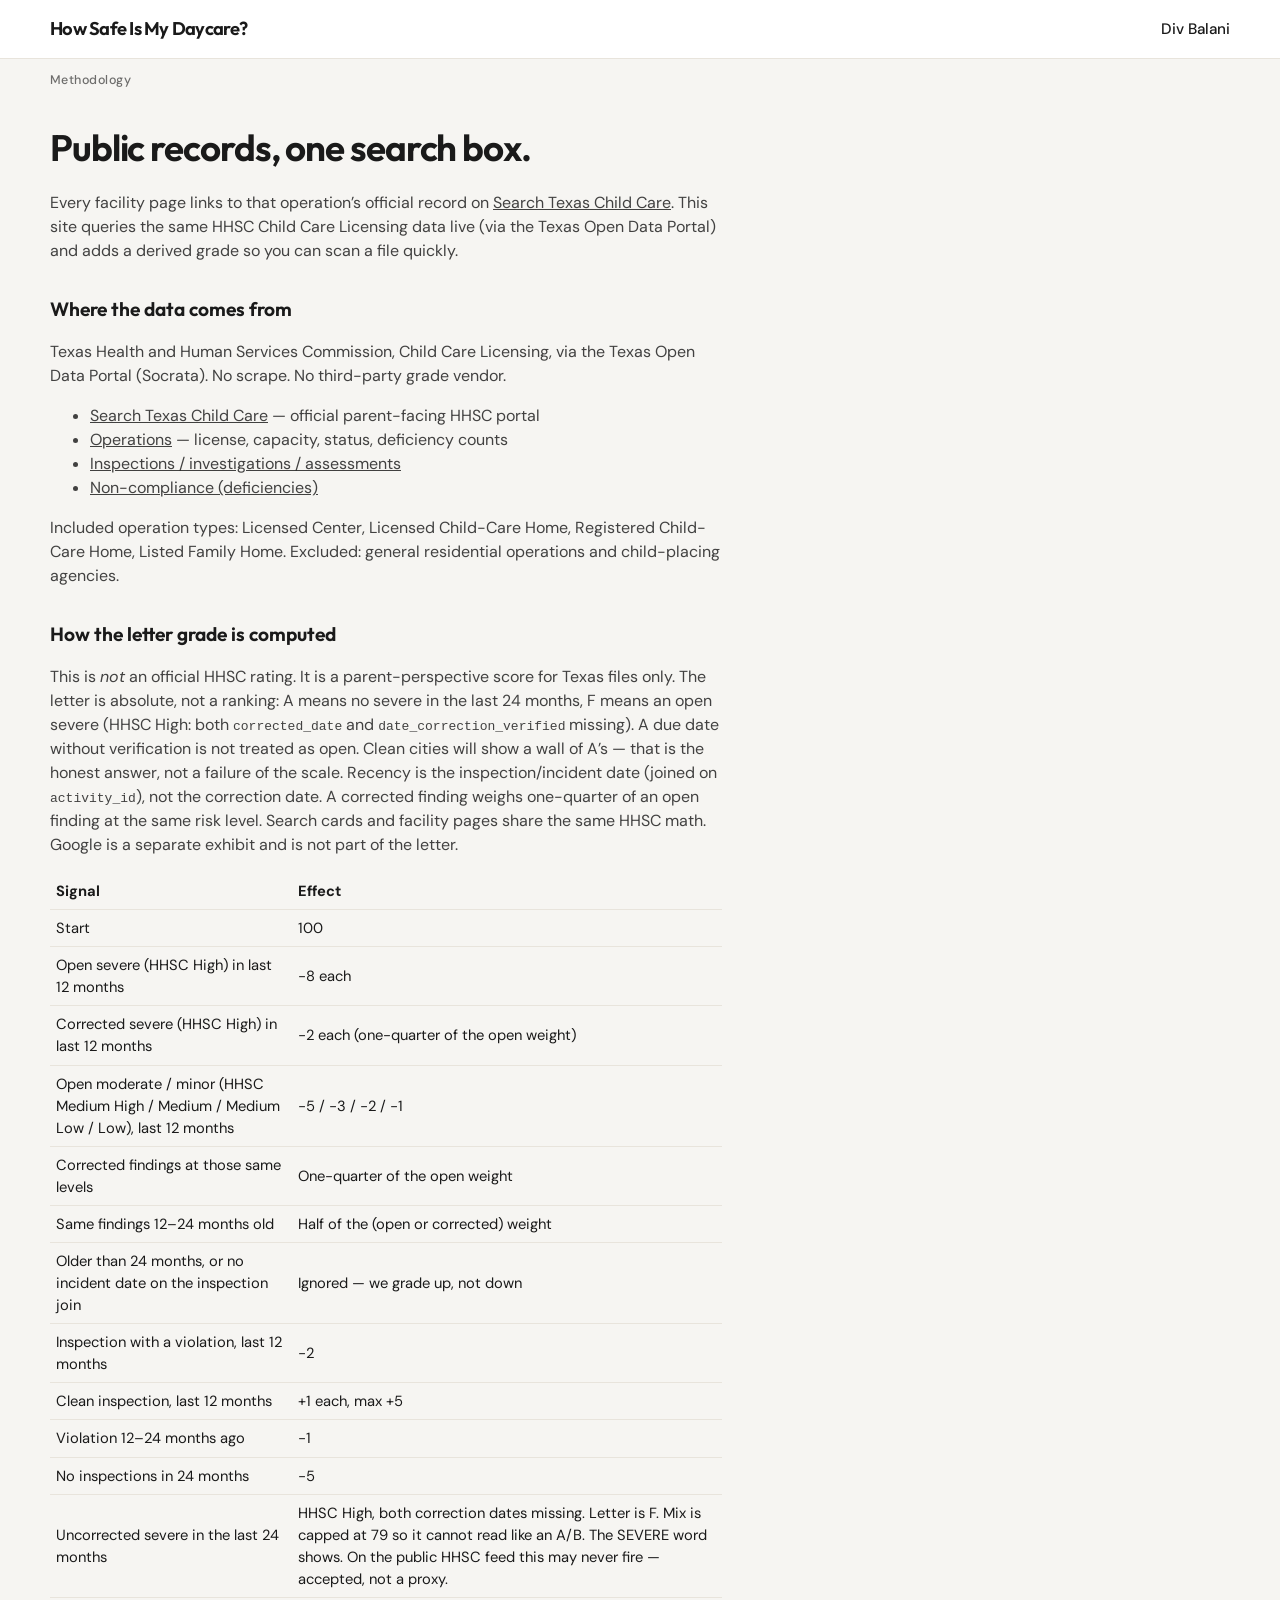
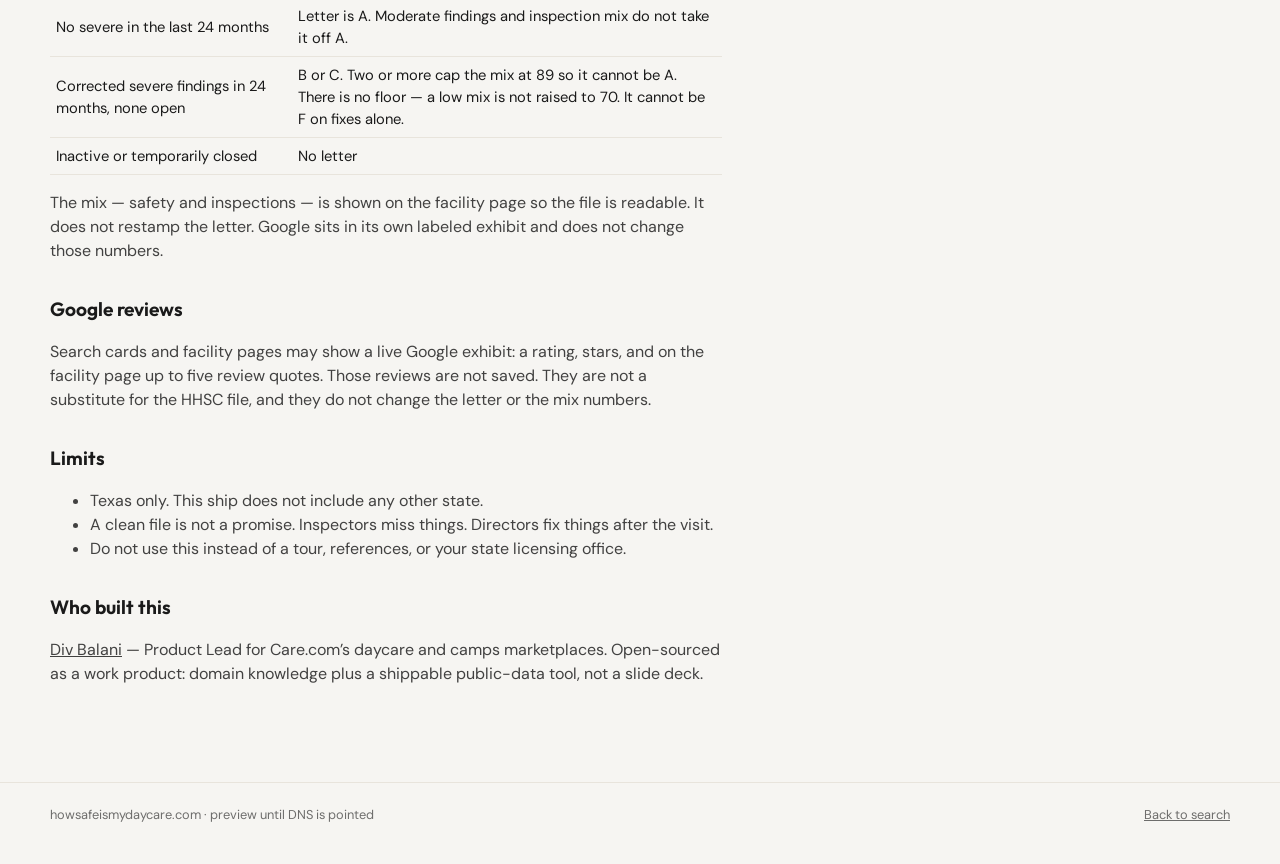
<file: about.html>
<!doctype html>
<html lang="en">
<head>
  <meta charset="utf-8" />
  <meta name="viewport" content="width=device-width, initial-scale=1" />
  <title>How this works · How Safe Is My Daycare?</title>
  <link rel="preconnect" href="https://fonts.googleapis.com" />
  <link rel="preconnect" href="https://fonts.gstatic.com" crossorigin />
  <link href="https://fonts.googleapis.com/css2?family=Outfit:wght@400;500;600;650;700&family=DM+Sans:ital,wght@0,400;0,500;0,600;1,400&display=swap" rel="stylesheet" />
  <link rel="stylesheet" href="styles.css" />
</head>
<body>
  <header class="chrome">
    <div class="wrap chrome-inner">
      <a class="logo" href="index.html">How Safe Is My Daycare?</a>
      <a class="chrome-link" href="https://divy.am/" rel="noopener">Div Balani</a>
    </div>
  </header>
  <div class="wrap">
    <article class="page prose">
      <div class="kicker">Methodology</div>
      <h1>Public records, one search box.</h1>
      <p>Every facility page links to that operation’s official record on <a href="https://childcare.hhs.texas.gov/Public/childcaresearch/" target="_blank" rel="noopener">Search Texas Child Care</a>. This site queries the same HHSC Child Care Licensing data live (via the Texas Open Data Portal) and adds a derived grade so you can scan a file quickly.</p>

      <h2>Where the data comes from</h2>
      <p>Texas Health and Human Services Commission, Child Care Licensing, via the Texas Open Data Portal (Socrata). No scrape. No third-party grade vendor.</p>
      <ul>
        <li><a href="https://childcare.hhs.texas.gov/Public/childcaresearch/">Search Texas Child Care</a> — official parent-facing HHSC portal</li>
        <li><a href="https://data.texas.gov/d/bc5r-88dy">Operations</a> — license, capacity, status, deficiency counts</li>
        <li><a href="https://data.texas.gov/d/m5q4-3y3d">Inspections / investigations / assessments</a></li>
        <li><a href="https://data.texas.gov/d/tqgd-mf4x">Non-compliance (deficiencies)</a></li>
      </ul>
      <p>Included operation types: Licensed Center, Licensed Child-Care Home, Registered Child-Care Home, Listed Family Home. Excluded: general residential operations and child-placing agencies.</p>

      <h2>How the letter grade is computed</h2>
      <p>This is <em>not</em> an official HHSC rating. It is a parent-perspective score for Texas files only. The letter is absolute, not a ranking: A means no severe in the last 24 months, F means an open severe (HHSC High: both <code>corrected_date</code> and <code>date_correction_verified</code> missing). A due date without verification is not treated as open. Clean cities will show a wall of A’s — that is the honest answer, not a failure of the scale. Recency is the inspection/incident date (joined on <code>activity_id</code>), not the correction date. A corrected finding weighs one-quarter of an open finding at the same risk level. Search cards and facility pages share the same HHSC math. Google is a separate exhibit and is not part of the letter.</p>
      <table>
        <thead><tr><th>Signal</th><th>Effect</th></tr></thead>
        <tbody>
          <tr><td>Start</td><td>100</td></tr>
          <tr><td>Open severe (HHSC High) in last 12 months</td><td>−8 each</td></tr>
          <tr><td>Corrected severe (HHSC High) in last 12 months</td><td>−2 each (one-quarter of the open weight)</td></tr>
          <tr><td>Open moderate / minor (HHSC Medium High / Medium / Medium Low / Low), last 12 months</td><td>−5 / −3 / −2 / −1</td></tr>
          <tr><td>Corrected findings at those same levels</td><td>One-quarter of the open weight</td></tr>
          <tr><td>Same findings 12–24 months old</td><td>Half of the (open or corrected) weight</td></tr>
          <tr><td>Older than 24 months, or no incident date on the inspection join</td><td>Ignored — we grade up, not down</td></tr>
          <tr><td>Inspection with a violation, last 12 months</td><td>−2</td></tr>
          <tr><td>Clean inspection, last 12 months</td><td>+1 each, max +5</td></tr>
          <tr><td>Violation 12–24 months ago</td><td>−1</td></tr>
          <tr><td>No inspections in 24 months</td><td>−5</td></tr>
          <tr><td>Uncorrected severe in the last 24 months</td><td>HHSC High, both correction dates missing. Letter is F. Mix is capped at 79 so it cannot read like an A/B. The SEVERE word shows. On the public HHSC feed this may never fire — accepted, not a proxy.</td></tr>
          <tr><td>No severe in the last 24 months</td><td>Letter is A. Moderate findings and inspection mix do not take it off A.</td></tr>
          <tr><td>Corrected severe findings in 24 months, none open</td><td>B or C. Two or more cap the mix at 89 so it cannot be A. There is no floor — a low mix is not raised to 70. It cannot be F on fixes alone.</td></tr>
          <tr><td>Inactive or temporarily closed</td><td>No letter</td></tr>
        </tbody>
      </table>
      <p>The mix — safety and inspections — is shown on the facility page so the file is readable. It does not restamp the letter. Google sits in its own labeled exhibit and does not change those numbers.</p>
      <h2>Google reviews</h2>
      <p>Search cards and facility pages may show a live Google exhibit: a rating, stars, and on the facility page up to five review quotes. Those reviews are not saved. They are not a substitute for the HHSC file, and they do not change the letter or the mix numbers.</p>

      <h2>Limits</h2>
      <ul>
        <li>Texas only. This ship does not include any other state.</li>
        <li>A clean file is not a promise. Inspectors miss things. Directors fix things after the visit.</li>
        <li>Do not use this instead of a tour, references, or your state licensing office.</li>
      </ul>

      <h2>Who built this</h2>
      <p><a href="https://divy.am">Div Balani</a> — Product Lead for Care.com’s daycare and camps marketplaces. Open-sourced as a work product: domain knowledge plus a shippable public-data tool, not a slide deck.</p>
    </article>
  </div>
  <footer>
    <div class="wrap">
      <div>howsafeismydaycare.com · preview until DNS is pointed</div>
      <div><a href="index.html">Back to search</a></div>
    </div>
  </footer>
</body>
</html>
</file>
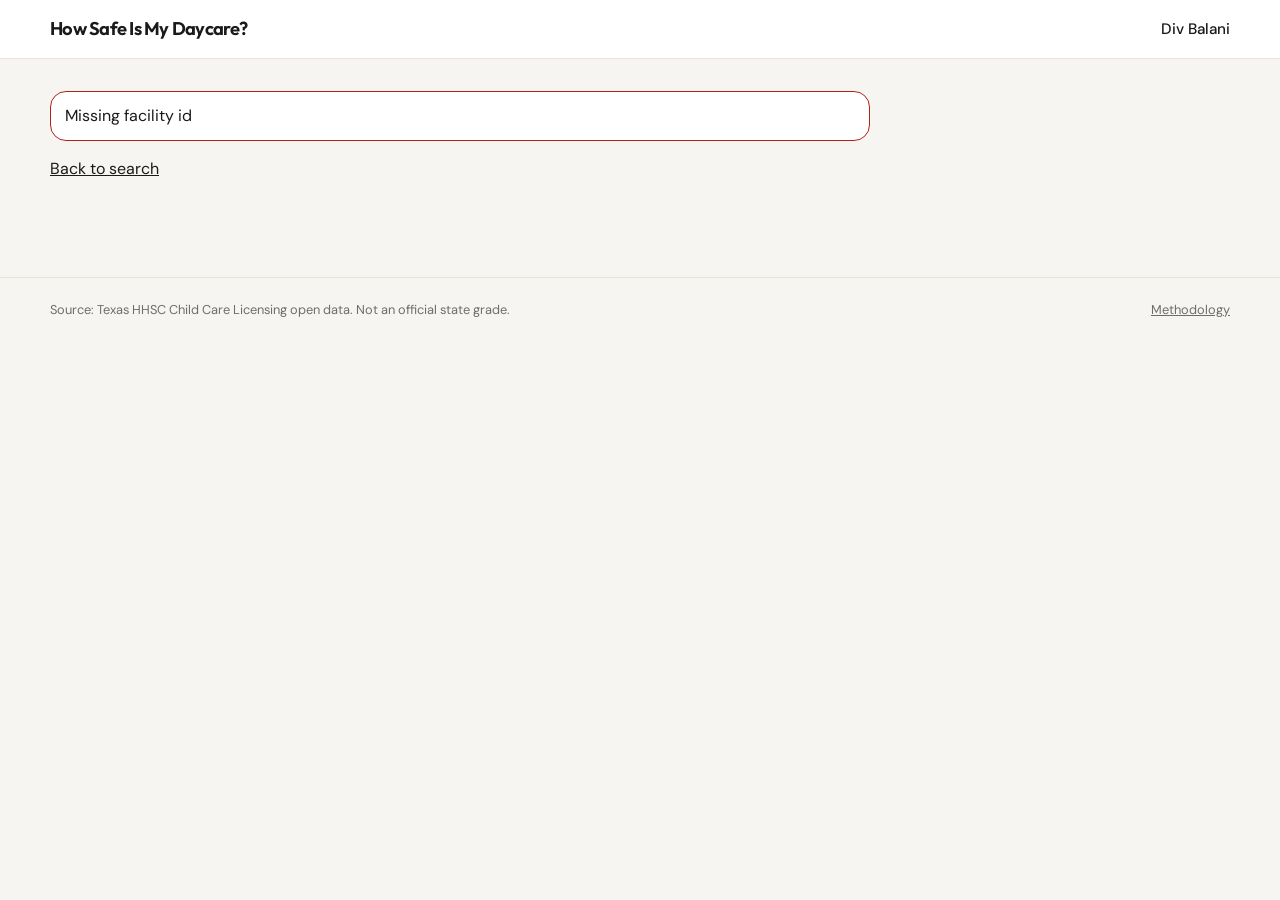
<file: facility.html>
<!doctype html>
<html lang="en">
<head>
  <meta charset="utf-8" />
  <meta name="viewport" content="width=device-width, initial-scale=1" />
  <title>Facility · How Safe Is My Daycare?</title>
  <link rel="preconnect" href="https://fonts.googleapis.com" />
  <link rel="preconnect" href="https://fonts.gstatic.com" crossorigin />
  <link href="https://fonts.googleapis.com/css2?family=Outfit:wght@400;500;600;650;700&family=DM+Sans:ital,wght@0,400;0,500;0,600;1,400&display=swap" rel="stylesheet" />
  <link rel="stylesheet" href="styles.css" />
  <script src="google-place.js"></script>
  <script src="grade.js"></script>
</head>
<body>
  <header class="chrome">
    <div class="wrap chrome-inner">
      <a class="logo" href="index.html">How Safe Is My Daycare?</a>
      <a class="chrome-link" href="https://divy.am/" rel="noopener">Div Balani</a>
    </div>
  </header>
  <div class="wrap">
    <div class="page" id="app">
      <p class="muted" id="load-status">Opening the official record from Texas HHSC…</p>
    </div>
  </div>
  <footer>
    <div class="wrap">
      <div>Source: Texas HHSC Child Care Licensing open data. Not an official state grade.</div>
      <div><a href="about.html">Methodology</a></div>
    </div>
  </footer>
  <script>
(function () {
  var app = document.getElementById("app");
  var rendered = false;

  function showError(msg) {
    rendered = true;
    if (!app) return;
    app.innerHTML = '<div class="err"></div><p><a href="index.html">Back to search</a></p>';
    app.querySelector(".err").textContent = String(msg || "Could not load this record.");
  }

  window.addEventListener("error", function (ev) {
    if (!rendered) showError((ev && ev.message) || "Page script failed.");
  });
  window.addEventListener("unhandledrejection", function (ev) {
    if (!rendered) showError((ev && ev.reason && ev.reason.message) || "Request failed.");
  });
  setTimeout(function () {
    if (rendered) return;
    var el = document.getElementById("load-status");
    if (el) el.textContent = "Still talking to Texas HHSC. This can take a few seconds on a cold pull…";
  }, 2000);
  setTimeout(function () {
    if (!rendered) showError("Texas open data is taking too long. Refresh to try again.");
  }, 10000);

  var SODA = "https://data.texas.gov/resource";
  var OPS = SODA + "/bc5r-88dy.json";
  var ACT = SODA + "/m5q4-3y3d.json";
  var NC = SODA + "/tqgd-mf4x.json";

  function escapeHtml(s) {
    return String(s).replace(/[&<>"']/g, function (c) {
      return ({ "&": "&amp;", "<": "&lt;", ">": "&gt;", '"': "&quot;", "'": "&#39;" })[c];
    });
  }

  function zipOf(op) {
    return String((op && op.zipcode) || "").replace(/\s+/g, " ").trim().slice(0, 5);
  }

  function fmtDate(iso) {
    if (!iso) return "—";
    var d = new Date(iso);
    if (Number.isNaN(d.getTime())) return iso;
    return d.toLocaleDateString("en-US", { year: "numeric", month: "short", day: "numeric" });
  }

  function signed(n) {
    var v = Number(n) || 0;
    if (v > 0) return "+" + v;
    if (v < 0) return "\u2212" + Math.abs(v);
    return "0";
  }

  function mixHTML(g) {
    var cap = g.capped
      ? '<p class="mix-cap">This file is capped at 79. Uncorrected severe in the last 24 months cannot be erased. Google is a separate exhibit.</p>'
      : "";
    return '<div id="grade-mix" class="mix-quiet">' +
      "<div><b>" + signed(g.safety) + "</b><span>Safety</span></div>" +
      "<div><b>" + signed(g.inspect) + "</b><span>Inspections</span></div>" +
      '<div class="mix-google"><b id="mix-google-num">—</b><span>Google</span></div></div>' + cap;
  }
  function tileEl(g, defs, acts) {
    var driver = gradeDriver(g, defs, acts);
    var scar = isScarDriver(driver) ? " is-scar" : "";
    return '<div class="grade-tile grade-lg ' + g.cls + '" title="' +
      escapeHtml(g.label) + '">' + escapeHtml(g.letter) + '</div>' +
      '<p class="grade-driver' + scar + '">' + escapeHtml(driver) + "</p>";
  }

  function fetchJson(url, ms) {
    var ctrl = new AbortController();
    var t = setTimeout(function () { ctrl.abort(); }, ms || 12000);
    return fetch(url, { signal: ctrl.signal }).then(function (res) {
      if (!res.ok) throw new Error("Texas open data returned " + res.status);
      return res.json();
    }).catch(function (e) {
      if (e && e.name === "AbortError") throw new Error("Texas open data timed out");
      throw e;
    }).finally(function () { clearTimeout(t); });
  }

  function sodaUrl(base, params) {
    var url = new URL(base);
    Object.keys(params).forEach(function (k) { url.searchParams.set(k, params[k]); });
    return url.toString();
  }

  function safeId(id) {
    return String(id || "").replace(/[^0-9A-Za-z-]/g, "");
  }

  function getFacility(id) {
    var sid = safeId(id);
    return fetchJson(sodaUrl(OPS, { operation_id: sid, "$limit": "1" }), 12000).then(function (rows) {
      return (rows && rows[0]) || null;
    });
  }

  function getInspections(id) {
    return fetchJson(sodaUrl(ACT, {
      "$where": "operation_id='" + safeId(id) + "'",
      "$order": "activity_date DESC",
      "$limit": "2000"
    }), 12000).catch(function () { return []; });
  }

  function getDeficiencies(id) {
    return fetchJson(sodaUrl(NC, {
      "$where": "operation_id='" + safeId(id) + "'",
      "$limit": "2000"
    }), 12000).catch(function () { return []; });
  }

  function riskClass(level) {
    var l = String(level || "");
    if (l === "High") return "risk High";
    if (l.indexOf("Medium High") !== -1) return "risk mh";
    return "risk";
  }

  function riskLabel(level) {
    return String(parentRiskWord(level) || "n/a").toUpperCase();
  }

  function stars(n) {
    var r = Math.max(0, Math.min(5, Math.round(Number(n) || 0)));
    return '<span class="stars">' + "★".repeat(r) + "☆".repeat(5 - r) + "</span>";
  }

  function reviewText(rev) {
    if (!rev) return "";
    if (typeof rev.text === "string") return rev.text;
    if (rev.text && typeof rev.text.text === "string") return rev.text.text;
    return "";
  }

  function googleShell(inner, mode) {
    var live = mode === "live";
    var cls = live ? "g-sheet" : "g-sheet is-empty";
    var kicker = '<div class="g-kicker">GOOGLE · NOT PART OF THE LETTER</div>';
    return '<div class="' + cls + '">' + kicker + inner + "</div>";
  }

  function setMixGoogle(listing) {
    var el = document.getElementById("mix-google-num");
    if (!el) return;
    if (listing && listing.rating != null) el.textContent = Number(listing.rating).toFixed(1);
    else el.textContent = "—";
  }

  function loadGoogleReviews(op, mount) {
    var done = false;
    var timer;
    var ctrl = (typeof AbortController === "function") ? new AbortController() : null;
    function finish(html, listing) {
      if (done) return;
      done = true;
      if (timer) clearTimeout(timer);
      mount.innerHTML = html;
      setMixGoogle(listing || null);
    }
    mount.innerHTML = googleShell("<p class=\"muted\">Pulling live from Google. Not stored.</p>", "empty");
    timer = setTimeout(function () {
      if (ctrl) {
        try { ctrl.abort(); } catch (e) {}
      }
      finish(googleShell("<p class=\"g-empty\">Could not load Google reviews right now.</p>", "error"));
    }, 45000);
    if (typeof findGoogleListing !== "function") {
      finish(googleShell("<p class=\"g-empty\">Could not load Google reviews right now.</p>", "error"));
      return;
    }
    findGoogleListing(op, { reviews: true, signal: ctrl && ctrl.signal }).then(function (listing) {
      if (done) return;
      if (!listing) {
        finish(googleShell("<p class=\"g-empty\">No Google listing.</p>", "empty"));
        return;
      }
      var reviews = (listing.reviews || []).filter(function (rev) {
        return String((rev && rev.text) || "").trim();
      });
      var quotes = reviews.map(function (rev) {
        return '<blockquote class="clip-quote"><strong>' + escapeHtml(rev.author) + " " + stars(rev.rating) +
          ' <span class="muted">' + escapeHtml(rev.when || "") +
          "</span></strong><p>" + escapeHtml(rev.text || "") + "</p></blockquote>";
      }).join("");
      finish(
        googleShell(
          '<b class="g-score">' +
          (listing.rating != null ? Number(listing.rating).toFixed(1) : "—") + "</b><div>" + stars(listing.rating) +
          ' <span class="g-count">' + (listing.count != null ? escapeHtml(String(listing.count)) + " reviews" : "") +
          '</span></div><div class="muted">' + escapeHtml(listing.name) +
          (listing.address ? " · " + escapeHtml(listing.address) : "") +
          "</div>" +
          (listing.maps ? '<p><a class="source-link" href="' + listing.maps + '" target="_blank" rel="noopener">See all on Google</a></p>' : "") +
          (quotes || "<p class=\"muted\">Google returned a listing but no review text.</p>") +
          "<p class=\"muted\">Live from Google for this page load. Not stored. Not part of the letter.</p>",
          "live"
        ),
        listing
      );
    }).catch(function () {
      finish(googleShell("<p class=\"g-empty\">Could not load Google reviews right now.</p>", "error"));
    });
  }

  function render(op, acts, defs) {
    var g = gradeOf(op, defs, acts);
    var zip = zipOf(op);
    var id = safeId(op.operation_id);
    var hhsc = "https://childcare.hhs.texas.gov/Public/InspectionAndComplianceHistory?operationId=" + encodeURIComponent(id);
    document.title = (op.operation_name || "Facility") + " · How Safe Is My Daycare?";

    function shortViolation(d) {
      var s = String((d && d.standard_number_description) || "");
      var cut = s.indexOf(" - ");
      if (cut !== -1) s = s.slice(cut + 3);
      var narr = String((d && d.narrative) || "").replace(/\s+/g, " ").trim();
      if (narr && narr.length > 110) narr = narr.slice(0, 107) + "…";
      if (s && narr) return s + " · " + narr;
      return s || narr || "Violation on file";
    }
    var defsByAct = {};
    (defs || []).forEach(function (d) {
      var aid = String(d.activity_id || "");
      if (!aid) return;
      if (!defsByAct[aid]) defsByAct[aid] = [];
      defsByAct[aid].push(d);
    });
    var inspectHtml = acts.length ? acts.map(function (a) {
      var yes = String(a.violation_found || "").toUpperCase();
      yes = yes === "Y" || yes === "YES";
      var extra = "";
      if (yes) {
        var related = defsByAct[String(a.activity_id || "")] || [];
        extra = related.length
          ? related.slice(0, 2).map(shortViolation).join(" · ")
          : "See findings below.";
        extra = '<p class="muted">' + escapeHtml(extra) + "</p>";
      }
      return '<div class="sheet"><strong>' + escapeHtml(fmtDate(a.activity_date)) + " · " +
        escapeHtml(a.activity_type || "Activity") + '</strong><span class="muted">Violation found: ' +
        escapeHtml(a.violation_found || "—") + "</span>" + extra + "</div>";
    }).join("") : '<p class="muted">No inspection rows in the public file for this operation.</p>';

    var defHtml = defs.length ? defs.map(function (d) {
      var openHigh = String(d.standard_risk_level) === "High" && isUncorrected(d);
      var rowClass = "finding" + (openHigh ? " is-open-high" : "") + (!isUncorrected(d) ? " is-corrected" : "");
      return '<div class="' + rowClass + '"><div class="finding-head"><strong>' +
        escapeHtml(d.standard_number_description || "Standard") + '</strong><span class="' +
        riskClass(d.standard_risk_level) + '">' + escapeHtml(riskLabel(d.standard_risk_level)) +
        "</span></div>" + (d.narrative ? "<p>" + escapeHtml(d.narrative) + "</p>" : "") +
        '<div class="muted">Corrected at inspection: ' +
        escapeHtml(d.corrected_at_inspection || "—") + " · Corrected " + escapeHtml(fmtDate(d.corrected_date)) +
        " · Verified " + escapeHtml(fmtDate(d.date_correction_verified)) + "</div></div>";
    }).join("") : '<p class="muted">No published non-compliance rows. That can still mean a thin file — read the inspections above.</p>';

    var num = op.operation_number || op.operation_id;
    var high = g.uncorrectedHigh ? '<div class="high-word">SEVERE</div>' : "";
    app.innerHTML =
      '<div class="crumb"><a href="index.html">Search</a> / ' + escapeHtml(op.city || "Texas") + "</div>" +
      '<div class="folder-head"><div class="title-row">' + tileEl(g, defs, acts) + "<div>" +
      '<div class="kicker">' + escapeHtml(op.operation_type || "") + " · #" +
      escapeHtml(String(num)) + " · " + escapeHtml(op.city || "Texas") + " TX" + (zip ? " " + zip : "") + "</div>" +
      "<h1>" + escapeHtml(op.operation_name || "Facility") + "</h1>" +
      high +
      '<p class="muted">' + escapeHtml(op.location_address || "") + (zip ? " · " + zip : "") + "</p>" +
      "</div></div></div>" +
      '<a class="official-bar" href="' + hhsc + '" target="_blank" rel="noopener">Open the official HHSC file</a>' +
      mixHTML(g) +
      '<div class="g-section" id="google-reviews"></div>' +
      '<div class="facts"><p>' +
      (op.operation_status === "Y" ? "Open" : "Inactive") +
      " · Capacity " + escapeHtml(op.total_capacity || "—") +
      " · Ages " + escapeHtml(op.licensed_to_serve_ages || "—") +
      " · " + escapeHtml(op.total_inspections || "0") + " inspections on file</p>" +
      "<p>Hours " + escapeHtml(op.hours_of_operation || "—") + " · " +
      escapeHtml(op.days_of_operation || "") + " · Adverse action: " +
      escapeHtml(op.adverse_action || "—") + " · Corrective action: " +
      escapeHtml(op.corrective_action || "—") + "</p></div>" +
      '<div class="section"><h2>Inspections</h2>' + inspectHtml + "</div>" +
      '<div class="section"><h2>Findings</h2>' + defHtml + "</div>";

    rendered = true;
    var gMount = document.getElementById("google-reviews");
    try { loadGoogleReviews(op, gMount); } catch (e) {
      gMount.innerHTML = googleShell("<p class=\"g-empty\">Could not load Google reviews right now.</p>", "error");
    }
  }

  function boot() {
    var id = new URLSearchParams(location.search).get("id");
    if (!id) {
      showError("Missing facility id");
      return;
    }
    Promise.all([getFacility(id), getInspections(id), getDeficiencies(id)])
      .then(function (parts) {
        var op = parts[0], acts = parts[1] || [], defs = parts[2] || [];
        if (!op) throw new Error("That operation id is not in the Texas daycare file.");
        render(op, acts, defs);
      })
      .catch(function (e) {
        showError((e && e.message) || e);
      });
  }

  boot();
})();
</script>
</body>
</html>
</file>
<file: styles.css>
:root {
  --paper: #f6f5f2;
  --ink: #1a1a1a;
  --hair: #e8e4dc;
  --muted: rgba(26, 26, 26, 0.62);
  --ink-2: var(--muted);
  --card: #ffffff;
  --grade-a: #2f4a3c;
  --grade-b: #3f5e4e;
  --grade-c: #c47b1a;
  --grade-d: #9a4a12;
  --grade-f: #b42318;
  --google-blue: #4285F4;
  --google-star: #F4B400;
  --radius: 18px;
  --radius-sm: 16px;
}

* { box-sizing: border-box; }
html, body { margin: 0; padding: 0; }

body {
  font-family: "DM Sans", "Outfit", system-ui, sans-serif;
  background: var(--paper);
  color: var(--ink);
  line-height: 1.5;
  min-height: 100vh;
}

a { color: inherit; }
a:hover { color: var(--grade-f); }
.card:has(.g-A) a:hover,
.page:has(.g-A) .crumb a:hover { color: var(--ink); }

.wrap { width: min(1180px, calc(100% - 32px)); margin: 0 auto; }

.chrome {
  background: var(--card);
  border-bottom: 1px solid var(--hair);
  position: sticky;
  top: 0;
  z-index: 40;
}
.chrome-inner {
  display: flex;
  align-items: center;
  justify-content: space-between;
  min-height: 58px;
  gap: 16px;
}
.logo {
  font-family: "Outfit", sans-serif;
  font-weight: 650;
  font-size: clamp(0.92rem, 2.4vw, 1.15rem);
  letter-spacing: -0.04em;
  text-decoration: none;
  text-transform: none;
  color: var(--ink);
  line-height: 1.15;
  min-width: 0;
}
.chrome-link {
  flex-shrink: 0;
  font-weight: 500;
  font-size: 0.95rem;
  text-decoration: none;
  white-space: nowrap;
}

.page-head { padding: 22px 0 8px; }
.search {
  margin: 0;
  padding: 0;
  border: 0;
  background: none;
}
.search label {
  position: absolute;
  width: 1px;
  height: 1px;
  overflow: hidden;
  clip: rect(0 0 0 0);
}
.search-pill {
  display: flex;
  align-items: center;
  gap: 8px;
  background: var(--card);
  border: 1px solid var(--hair);
  border-radius: 999px;
  padding: 4px 4px 4px 18px;
}
.search-pill input {
  flex: 1;
  border: 0;
  background: transparent;
  font: inherit;
  font-size: 1rem;
  outline: none;
  padding: 10px 0;
  min-width: 0;
  color: var(--ink);
}
.search-pill input::placeholder { color: rgba(26, 26, 26, 0.42); }
.search-pill button,
.btn {
  border: 0;
  border-radius: 999px;
  background: var(--ink);
  color: var(--card);
  font-family: "Outfit", sans-serif;
  font-weight: 650;
  font-size: 0.95rem;
  padding: 10px 18px;
  cursor: pointer;
}

.hints {
  display: flex;
  flex-wrap: wrap;
  gap: 8px 16px;
  margin: 10px 0 0;
  color: var(--muted);
  font-size: 0.9rem;
}
.hints button {
  background: none;
  border: 0;
  padding: 0;
  font: inherit;
  color: var(--ink);
  text-decoration: underline;
  text-underline-offset: 3px;
  cursor: pointer;
}

.status {
  margin: 12px 0 14px;
  color: var(--muted);
  font-size: 0.88rem;
}
.err {
  background: var(--card);
  border: 1px solid var(--grade-f);
  border-radius: var(--radius-sm);
  padding: 12px 14px;
  margin: 12px 0;
}

.stage {
  display: grid;
  grid-template-columns: minmax(0, 1.22fr) minmax(300px, 1fr);
  gap: 16px;
  align-items: stretch;
  padding-bottom: 64px;
  min-height: calc(100vh - 210px);
}
.map-pane {
  min-height: 560px;
  height: calc(100vh - 210px);
  position: sticky;
  top: 70px;
  border-radius: var(--radius);
  overflow: hidden;
  border: 1px solid var(--hair);
  background: #eceae4;
  color: var(--muted);
  display: grid;
  place-items: center;
}
.map-pane .gm-style { font-family: "DM Sans", sans-serif; }
.map-pane.is-unavailable {
  background: var(--paper);
  color: var(--muted);
  font-size: 0.88rem;
}
.gm-err-container,
.gm-err-content,
.gm-err-icon,
.gm-err-title,
.gm-err-message {
  display: none !important;
  visibility: hidden !important;
  opacity: 0 !important;
  pointer-events: none !important;
}
.list-pane {
  display: grid;
  gap: 12px;
  align-content: start;
}

.card {
  display: grid;
  grid-template-columns: 76px 1fr;
  grid-template-areas:
    "tile main"
    "driver driver";
  gap: 12px 16px;
  background: var(--card);
  border: 1px solid var(--hair);
  border-radius: var(--radius);
  padding: 16px 18px 18px;
  position: relative;
  color: var(--ink);
  box-shadow: 0 1px 0 rgba(26, 26, 26, 0.03);
  transition: box-shadow 0.15s ease, border-color 0.15s ease;
}
.card.is-focus {
  border-color: var(--ink);
  box-shadow: 0 0 0 2px rgba(26, 26, 26, 0.12);
}
.card h2 {
  font-family: "Outfit", sans-serif;
  font-size: 1.12rem;
  font-weight: 650;
  margin: 0 7.5rem 4px 0;
  letter-spacing: -0.02em;
  line-height: 1.2;
}
.file-kicker, .kicker {
  color: var(--muted);
  font-size: 0.8rem;
  margin-right: 7.5rem;
}
.card-main { min-width: 0; padding-bottom: 22px; grid-area: main; }

.grade-tile {
  width: 68px;
  height: 68px;
  border-radius: 16px;
  display: grid;
  place-items: center;
  color: #fff;
  font-family: "Outfit", sans-serif;
  font-weight: 650;
  font-size: 1.85rem;
  line-height: 1;
  letter-spacing: -0.04em;
  grid-area: tile;
}
.grade-tile.grade-lg {
  width: 72px;
  height: 72px;
  font-size: 2rem;
  border-radius: 18px;
}
.grade-driver {
  grid-area: driver;
  margin: 0;
  font-size: 0.78rem;
  line-height: 1.35;
  color: var(--muted);
}
/* Corrected-High scar: this feed cannot F, so the count line must read
   at a glance on an A-wall. ink-2 is the existing muted token, not a new color. */
.grade-driver.is-scar {
  color: var(--ink-2);
  font-family: "Outfit", sans-serif;
  font-weight: 650;
  font-size: 0.88rem;
  letter-spacing: -0.02em;
  line-height: 1.3;
}
/* A is quiet moss so a single F (red) is the only loud tile on the shelf. */
.g-A { background: var(--grade-b); }
.g-B { background: var(--grade-a); }
.g-C { background: var(--grade-c); }
.g-D { background: var(--grade-d); }
.g-F, .g-X { background: var(--grade-f); }
.g-Z { background: var(--ink); }

.high-word {
  display: inline-block;
  color: var(--grade-f);
  font-family: "Outfit", sans-serif;
  font-weight: 650;
  font-size: 0.72rem;
  letter-spacing: 0.1em;
  margin-top: 6px;
}

.g-badge {
  position: absolute;
  top: 16px;
  right: 18px;
  text-align: right;
  max-width: 42%;
  line-height: 1.2;
}
.g-badge .ex-kicker {
  font-family: "Outfit", sans-serif;
  font-size: 0.62rem;
  font-weight: 650;
  letter-spacing: 0.14em;
  color: var(--google-blue);
}
.g-badge .ex-num {
  font-family: "Outfit", sans-serif;
  font-weight: 650;
  font-size: 1.08rem;
  color: var(--ink);
  margin: 2px 0 1px;
}
.g-badge .ex-stars {
  color: var(--google-star);
  font-size: 0.72rem;
  letter-spacing: 0.02em;
}
.g-badge .ex-n {
  font-size: 0.68rem;
  color: var(--muted);
}
.g-badge.is-empty,
.g-badge.is-empty .ex-kicker {
  color: rgba(26, 26, 26, 0.42);
}
.g-badge .ex-empty {
  font-size: 0.78rem;
  color: rgba(26, 26, 26, 0.42);
}

.learn {
  position: absolute;
  right: 18px;
  bottom: 14px;
  font-family: "Outfit", sans-serif;
  font-weight: 650;
  font-size: 0.86rem;
  text-decoration: none;
  color: var(--ink);
}
.learn:hover { text-decoration: underline; color: var(--ink); }

.kicker {
  font-size: 0.78rem;
  letter-spacing: 0.04em;
  color: var(--muted);
  font-weight: 500;
  text-transform: none;
}

.page { padding: 20px 0 80px; max-width: 820px; }
.crumb { color: var(--muted); font-size: 0.85rem; margin-bottom: 16px; }
.crumb a { color: inherit; }

.folder-head { padding: 0; }
.title-row {
  display: grid;
  grid-template-columns: 88px 1fr;
  grid-template-areas:
    "tile main"
    "driver driver";
  gap: 16px 18px;
  align-items: start;
}
.title-row > div:not(.grade-tile) { grid-area: main; min-width: 0; }
.folder-head h1 {
  font-family: "Outfit", sans-serif;
  font-weight: 650;
  font-size: clamp(1.55rem, 3vw, 2.1rem);
  letter-spacing: -0.03em;
  margin: 4px 0 8px;
  line-height: 1.12;
}

.official-bar {
  display: inline-block;
  background: var(--ink);
  color: var(--card);
  text-decoration: none;
  font-family: "Outfit", sans-serif;
  font-weight: 650;
  padding: 12px 18px;
  margin: 18px 0 20px;
  border-radius: 999px;
}
a.official-bar { color: var(--card); }
a.official-bar:hover { color: var(--card); background: #000; }

.mix-quiet {
  display: grid;
  grid-template-columns: repeat(3, minmax(0, 1fr));
  gap: 12px;
  margin: 0 0 8px;
}
.mix-quiet div {
  background: transparent;
  border: 0;
  padding: 0;
}
.mix-quiet b {
  display: block;
  font-family: "Outfit", sans-serif;
  font-weight: 650;
  font-size: 1.15rem;
  letter-spacing: -0.03em;
  font-variant-numeric: tabular-nums;
}
.mix-quiet span {
  color: var(--muted);
  font-size: 0.78rem;
}
.mix-quiet .mix-google b,
.mix-quiet .mix-google span {
  color: rgba(26, 26, 26, 0.45);
  font-weight: 500;
}
.mix-quiet .mix-google b { font-weight: 650; font-size: 1.02rem; }
.mix-cap { color: var(--muted); font-size: 0.86rem; margin: 8px 0 18px; }

.facts {
  color: var(--muted);
  font-size: 0.9rem;
  margin: 0 0 8px;
}
.facts p { margin: 0 0 8px; }

.section h2 {
  font-family: "Outfit", sans-serif;
  font-size: 1.2rem;
  font-weight: 650;
  letter-spacing: -0.02em;
  margin: 32px 0 12px;
}

.sheet, .finding {
  background: transparent;
  border: 0;
  border-top: 1px solid var(--hair);
  padding: 12px 0 14px;
  margin-bottom: 0;
}
.sheet strong { display: block; font-weight: 650; }
.finding-head {
  display: flex;
  align-items: baseline;
  justify-content: space-between;
  gap: 12px;
}
.finding-head strong { font-weight: 600; flex: 1; display: block; }
.finding p { margin: 8px 0 0; }
.finding.is-corrected,
.finding.is-corrected .finding-head strong,
.finding.is-corrected p,
.finding.is-corrected .risk,
.finding.is-corrected .risk.High,
.finding.is-corrected .risk.mh {
  color: var(--muted);
}
.finding.is-open-high .finding-head strong { color: var(--grade-f); }
.finding.is-open-high .risk.High { color: var(--grade-f); }

.muted { color: var(--muted); }

.risk {
  display: inline-block;
  flex-shrink: 0;
  font-family: "Outfit", sans-serif;
  font-size: 0.78rem;
  font-weight: 650;
  letter-spacing: 0.08em;
  text-transform: uppercase;
  padding: 0;
  border: 0;
  background: transparent;
  color: var(--muted);
}
.risk.High {
  color: var(--muted);
  font-size: 0.82rem;
  letter-spacing: 0.12em;
}
.finding.is-open-high .risk.High {
  color: var(--grade-f);
}
.risk.Medium.High, .risk.mh { color: var(--grade-d); }

.g-section { margin: 8px 0 28px; }
.g-sheet {
  background: var(--card);
  border: 1px solid var(--google-blue);
  border-radius: var(--radius-sm);
  padding: 16px 18px;
  margin: 0 0 16px;
}
.g-sheet.is-empty {
  border-color: var(--hair);
  color: rgba(26, 26, 26, 0.45);
}
.g-kicker {
  font-family: "Outfit", sans-serif;
  font-size: 0.68rem;
  font-weight: 650;
  letter-spacing: 0.12em;
  text-transform: uppercase;
  color: var(--google-blue);
  margin-bottom: 8px;
}
.g-score {
  font-family: "Outfit", sans-serif;
  font-size: 1.55rem;
  font-weight: 650;
  letter-spacing: -0.03em;
  line-height: 0.95;
  color: var(--ink);
}
.stars { letter-spacing: 0.06em; color: var(--google-star); }
.g-count { font-size: 0.9rem; font-weight: 500; color: var(--ink); }
.g-sheet .source-link { color: var(--google-blue); font-weight: 650; text-underline-offset: 3px; }
.g-empty { margin: 0; color: rgba(26, 26, 26, 0.45); }

.clip-quote {
  background: transparent;
  border: 0;
  border-top: 1px solid var(--hair);
  margin: 0;
  padding: 12px 0 10px;
}
.clip-quote strong {
  display: block;
  font-weight: 650;
  font-size: 0.82rem;
}
.clip-quote p {
  margin: 6px 0 0;
  color: var(--ink);
  font-size: 0.95rem;
  line-height: 1.55;
}

.prose { max-width: 42rem; text-align: left; padding-top: 12px; }
.prose h1 {
  font-family: "Outfit", sans-serif;
  font-size: clamp(1.7rem, 3.4vw, 2.3rem);
  font-weight: 650;
  letter-spacing: -0.03em;
  margin-bottom: 12px;
}
.prose h2 {
  font-family: "Outfit", sans-serif;
  font-size: 1.2rem;
  font-weight: 650;
  margin-top: 32px;
}
.prose p, .prose li { color: rgba(26, 26, 26, 0.82); }
.prose table { width: 100%; border-collapse: collapse; margin: 16px 0; }
.prose th, .prose td {
  text-align: left;
  border-bottom: 1px solid var(--hair);
  padding: 7px 6px;
  font-size: 0.92rem;
}

footer {
  border-top: 1px solid var(--hair);
  padding: 22px 0 40px;
  color: var(--muted);
  font-size: 0.8rem;
  background: var(--paper);
}
footer .wrap { display: flex; justify-content: space-between; gap: 16px; flex-wrap: wrap; }

@media (max-width: 900px) {
  .stage {
    grid-template-columns: 1fr;
    min-height: 0;
  }
  .map-pane {
    position: relative;
    top: 0;
    height: 280px;
    min-height: 280px;
  }
}

@media (max-width: 640px) {
  .search-pill { padding-left: 14px; }
  .card { grid-template-columns: 68px 1fr; padding: 14px; }
  .card h2, .file-kicker { margin-right: 0; padding-right: 0; }
  .g-badge {
    position: static;
    text-align: left;
    max-width: none;
    margin-top: 8px;
  }
  .learn { position: static; display: inline-block; margin-top: 10px; }
  .card-main { padding-bottom: 0; }
  .title-row { grid-template-columns: 72px 1fr; }
  .mix-quiet { grid-template-columns: repeat(3, minmax(0, 1fr)); gap: 8px; }
}
</file>
